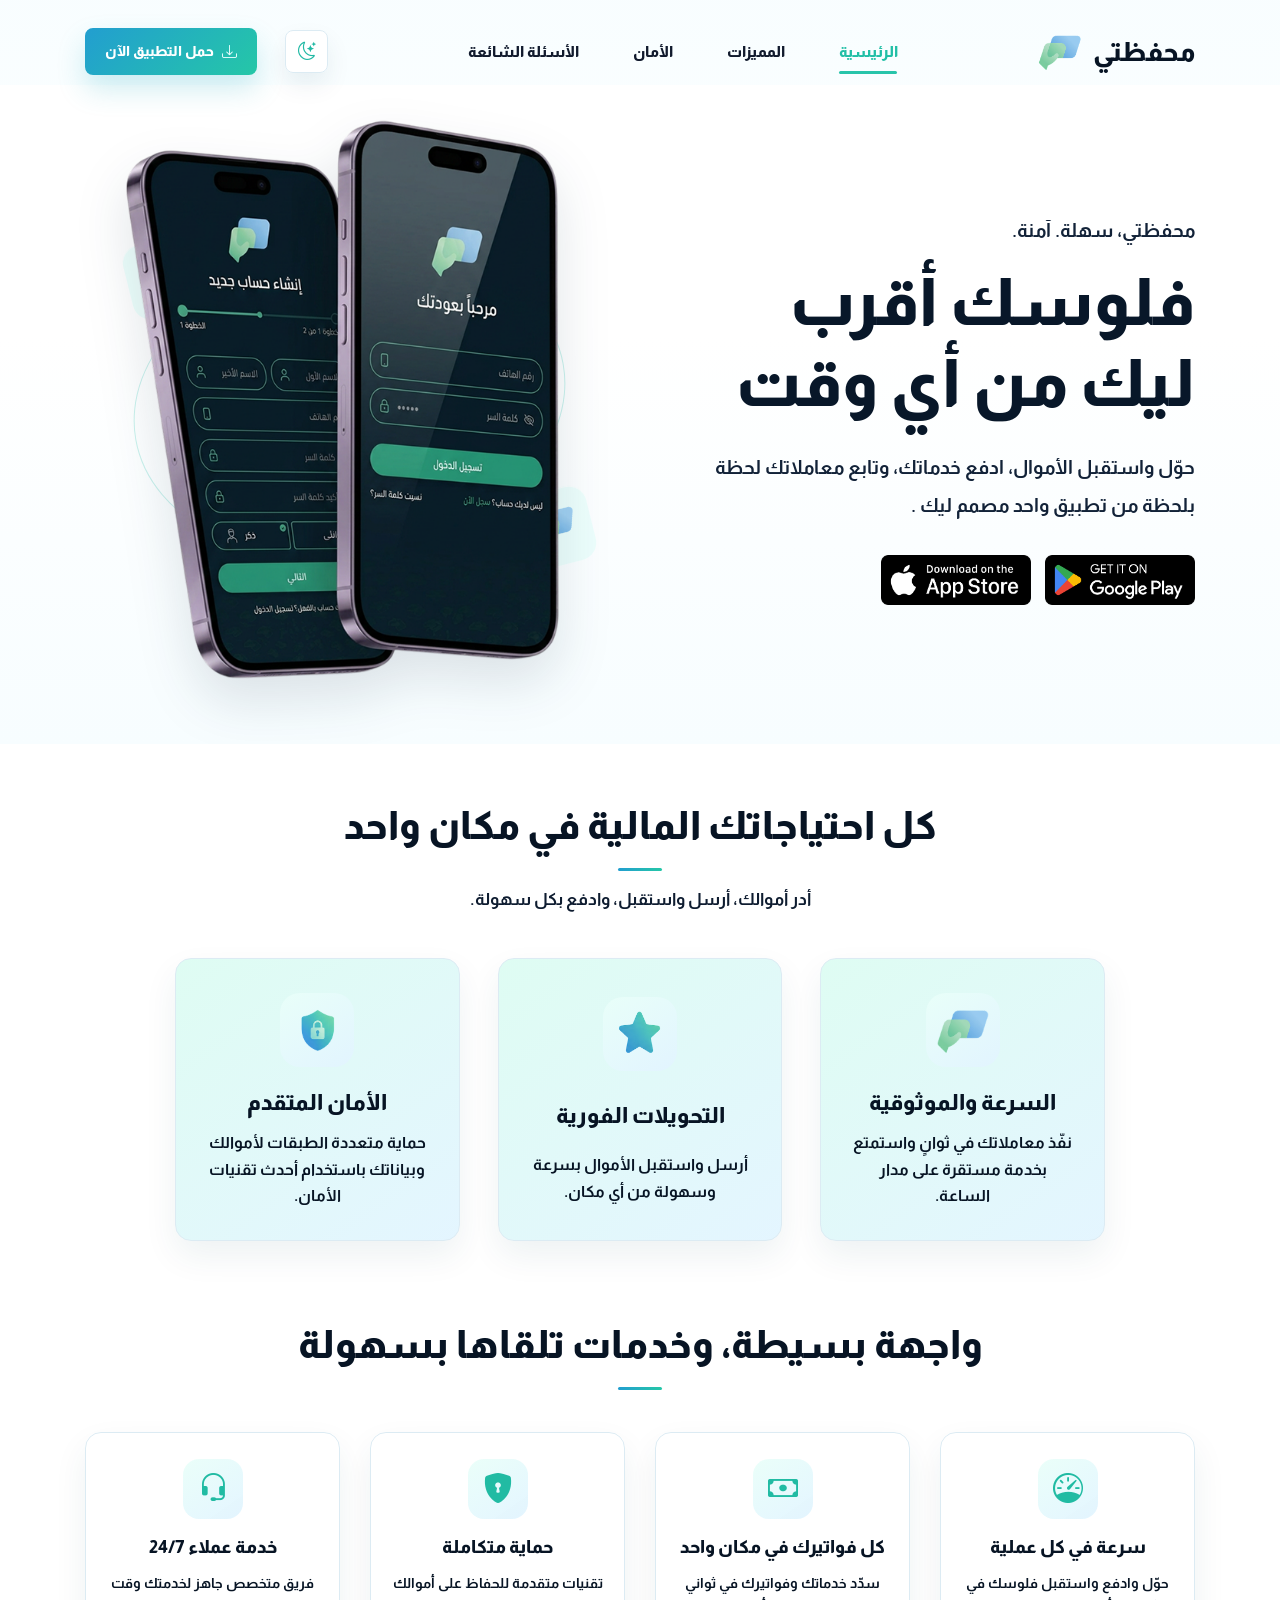
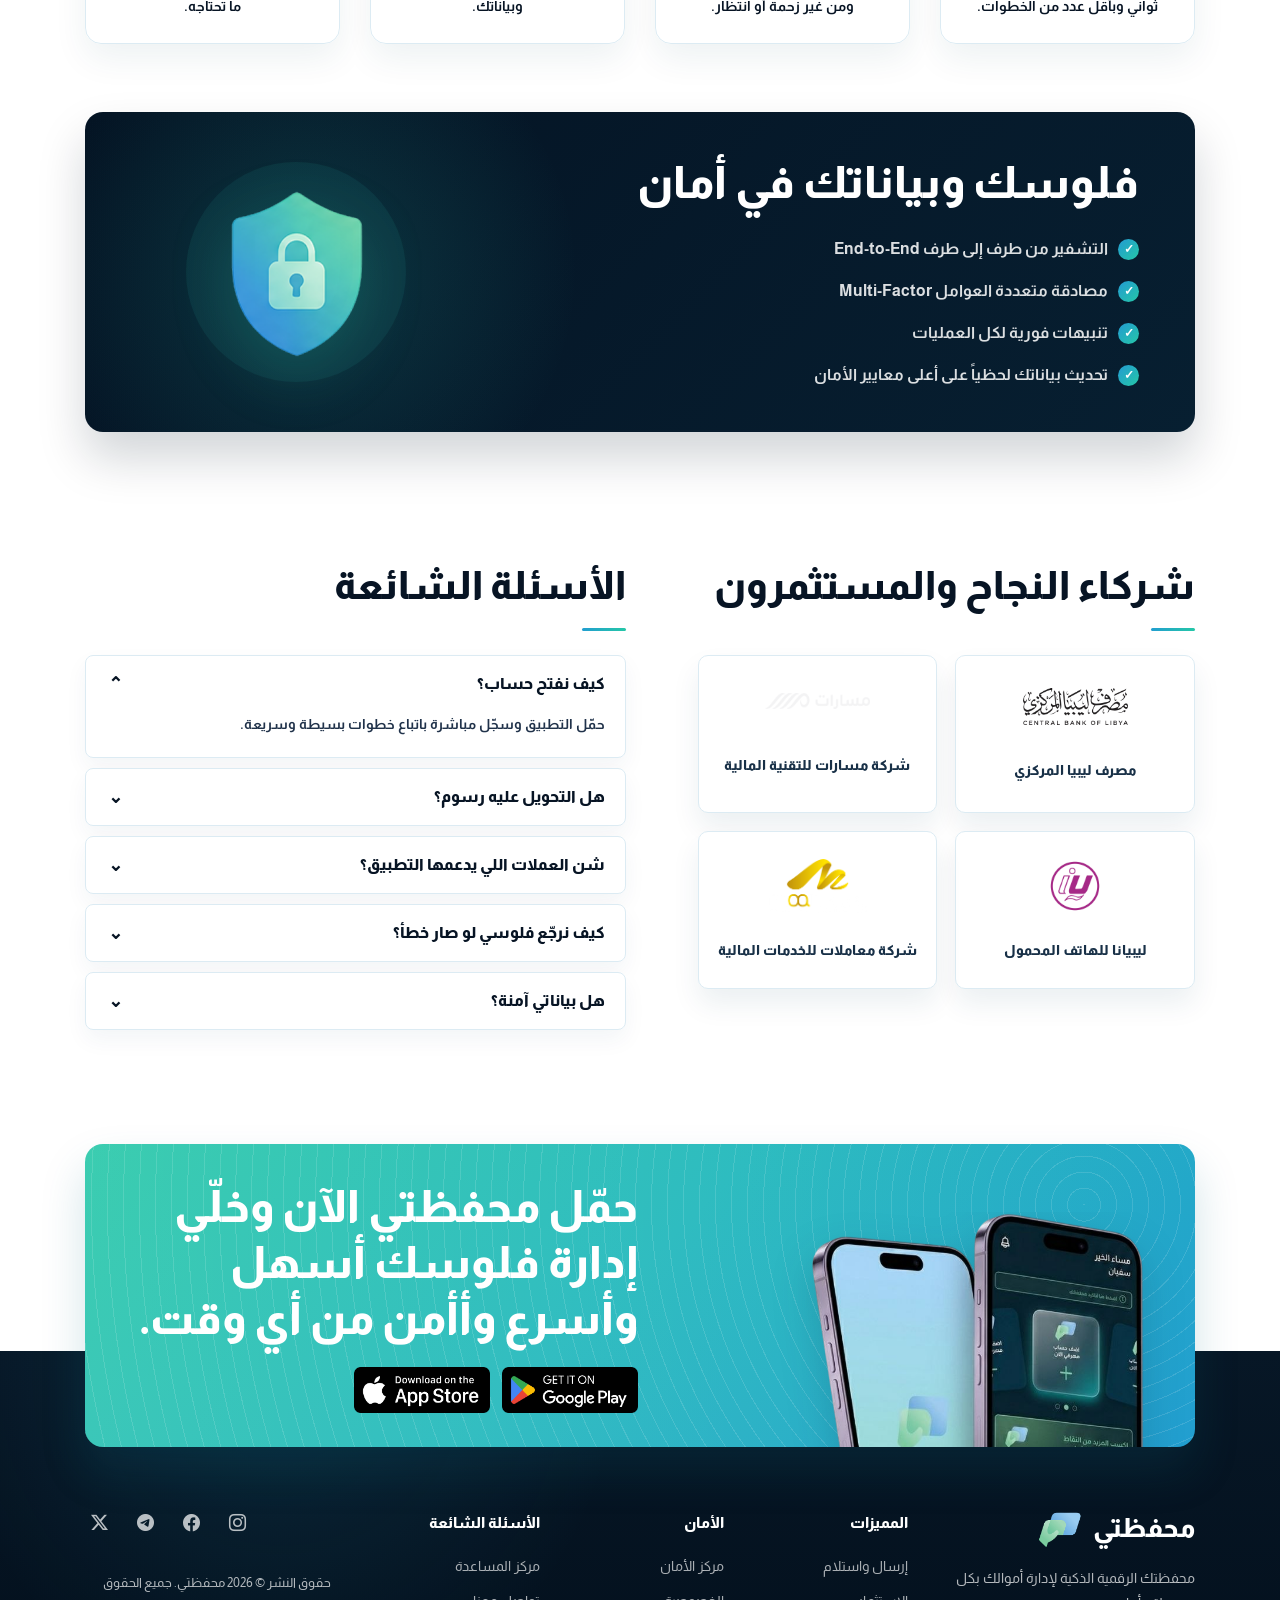
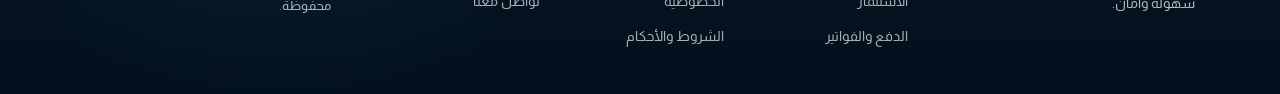
<file: index.html>
<!doctype html>
<html lang="ar" dir="rtl">
  <head>
    <meta charset="UTF-8" />
    <meta name="viewport" content="width=device-width, initial-scale=1.0" />
    <link rel="stylesheet" href="css/main.css" />
    <link rel="shortcut icon" href="favicon.ico" type="image/x-icon" />
    <link
      rel="stylesheet"
      href="https://cdn.jsdelivr.net/npm/bootstrap-icons@1.11.3/font/bootstrap-icons.css"
    />
    <link rel="stylesheet" href="./css/main.css" />
    <title>محفظتي | الصفحة الرئيسية</title>
  </head>
  <body>
    <header class="site-header">
      <nav class="site-nav container" aria-label="التنقل الرئيسي">
        <a class="brand" href="./index.html" aria-label="محفظتي">
          <span>محفظتي</span>
          <img src="./assets/logo.png" alt="" />
        </a>

        <ul class="nav-links">
          <li>
            <a class="active" href="./index.html" aria-current="page"
              >الرئيسية</a
            >
          </li>
          <li><a href="./features.html">المميزات</a></li>
          <li><a href="./security.html">الأمان</a></li>
          <li><a href="./faq.html">الأسئلة الشائعة</a></li>
        </ul>

        <button
          class="theme-toggle"
          type="button"
          data-theme-toggle
          aria-pressed="false"
        >
          <i class="bi bi-moon-stars" data-theme-icon aria-hidden="true"></i>
        </button>

        <a class="nav-download" href="#download"
          ><i class="bi bi-download" aria-hidden="true"></i> حمل التطبيق الآن</a
        >
      </nav>
    </header>

    <main class="home-page">
      <section class="home-hero hero-surface">
        <div class="container hero-grid">
          <div class="hero-copy">
            <p class="hero-kicker">محفظتي، سهلة. آمنة.</p>
            <h1>فلوسك أقرب ليك من أي وقت</h1>
            <p>
              حوّل واستقبل الأموال، ادفع خدماتك، وتابع معاملاتك لحظة بلحظة من
              تطبيق واحد مصمم ليك .
            </p>
            <div class="store-row" aria-label="روابط تحميل التطبيق">
              <a href="https://apps.apple.com/" aria-label="تحميل من App Store">
                <img
                  src="./assets/appStore.png"
                  alt="Download on the App Store"
                />
              </a>
              <a
                href="https://play.google.com/"
                aria-label="تحميل من Google Play"
              >
                <img src="./assets/playStore.png" alt="Get it on Google Play" />
              </a>
            </div>
          </div>

          <div class="phone-stage home-phone-stage" aria-hidden="true">
            <span class="brand-float brand-float-one">
              <img src="./assets/logo.png" alt="" />
            </span>
            <span class="brand-float brand-float-two">
              <img src="./assets/logo.png" alt="" />
            </span>
            <img class="phones-img" src="./assets/mobiles 6.png" alt="" />
          </div>
        </div>
      </section>

      <section class="home-money section-pad">
        <div class="container">
          <div class="section-heading">
            <h2>كل احتياجاتك المالية في مكان واحد</h2>
            <p>أدر أموالك، أرسل واستقبل، وادفع بكل سهولة.</p>
          </div>

          <div class="home-primary-cards">
            <article class="soft-card feature-card">
              <span class="card-icon">
                <img src="./assets/logo.png" alt="" />
              </span>
              <h3>السرعة والموثوقية</h3>
              <p>
                نفّذ معاملاتك في ثوانٍ واستمتع بخدمة مستقرة على مدار الساعة.
              </p>
            </article>

            <article class="soft-card feature-card">
              <span class="card-icon">
                <img src="./assets/star.png" alt="" />
              </span>
              <h3>التحويلات الفورية</h3>
              <p>أرسل واستقبل الأموال بسرعة وسهولة من أي مكان.</p>
            </article>

            <article class="soft-card feature-card">
              <span class="card-icon">
                <img src="./assets/shield.png" alt="" />
              </span>
              <h3>الأمان المتقدم</h3>
              <p>
                حماية متعددة الطبقات لأموالك وبياناتك باستخدام أحدث تقنيات
                الأمان.
              </p>
            </article>
          </div>
        </div>
      </section>

      <section class="home-experience">
        <div class="container">
          <div class="section-heading">
            <h2>واجهة بسيطة، وخدمات تلقاها بسهولة</h2>
          </div>

          <div class="home-small-grid">
            <article class="soft-card compact-card">
              <span class="card-icon small symbol-icon">
                <i class="bi bi-speedometer"></i>
              </span>
              <h3>سرعة في كل عملية</h3>
              <p>حوّل وادفع واستقبل فلوسك في ثواني وبأقل عدد من الخطوات.</p>
            </article>
            <article class="soft-card compact-card">
              <span class="card-icon small symbol-icon"
                ><i class="bi bi-cash"></i
              ></span>
              <h3>كل فواتيرك في مكان واحد</h3>
              <p>سدّد خدماتك وفواتيرك في ثواني ومن غير زحمة أو انتظار.</p>
            </article>
            <article class="soft-card compact-card">
              <span class="card-icon small symbol-icon">
                <i class="bi bi-shield-lock-fill"></i>
              </span>
              <h3>حماية متكاملة</h3>
              <p>تقنيات متقدمة للحفاظ على أموالك وبياناتك.</p>
            </article>
            <article class="soft-card compact-card">
              <span class="card-icon small symbol-icon"
                ><i class="bi bi-headset"></i
              ></span>
              <h3>خدمة عملاء 24/7</h3>
              <p>فريق متخصص جاهز لخدمتك وقت ما تحتاجه.</p>
            </article>
          </div>
        </div>
      </section>

      <section class="home-security-section">
        <div class="container">
          <div class="dark-security-panel">
            <div class="security-panel-copy">
              <h2>فلوسك وبياناتك في أمان</h2>
              <ul class="checked-list">
                <li>التشفير من طرف إلى طرف End-to-End</li>
                <li>مصادقة متعددة العوامل Multi-Factor</li>
                <li>تنبيهات فورية لكل العمليات</li>
                <li>تحديث بياناتك لحظياً على أعلى معايير الأمان</li>
              </ul>
            </div>
            <div class="security-panel-art" aria-hidden="true">
              <img src="./assets/shield.png" alt="" />
            </div>
          </div>
        </div>
      </section>

      <section class="home-proof section-pad">
        <div class="container proof-grid">
          <div class="partners-block">
            <div class="section-heading right-aligned">
              <h2>شركاء النجاح والمستثمرون</h2>
            </div>
            <div class="partners-grid">
              <article class="partner-card">
                <img src="./assets/CBOL.png" alt="مصرف ليبيا المركزي CBOL" />
                <h3>مصرف ليبيا المركزي</h3>
              </article>

              <article class="partner-card">
                <img
                  src="./assets/masarat.png"
                  alt="شركة مسارات للتقنية المالية"
                />
                <h3>شركة مسارات للتقنية المالية</h3>
              </article>

              <article class="partner-card">
                <img src="./assets/libyana.png" alt="ليبيانا للهاتف المحمول" />
                <h3>ليبيانا للهاتف المحمول</h3>
              </article>

              <article class="partner-card">
                <img
                  src="./assets/moamalat.png"
                  alt="شركة معاملات للخدمات المالية"
                />
                <h3>شركة معاملات للخدمات المالية</h3>
              </article>
            </div>
          </div>

          <div class="home-faq-preview">
            <div class="section-heading right-aligned">
              <h2>الأسئلة الشائعة</h2>
            </div>
            <div class="mini-faq-list">
              <details open>
                <summary>كيف نفتح حساب؟</summary>
                <p>حمّل التطبيق وسجّل مباشرة باتباع خطوات بسيطة وسريعة.</p>
              </details>

              <details>
                <summary>هل التحويل عليه رسوم؟</summary>
                <p>أي رسوم (إن وجدت) تظهر لك بوضوح قبل تأكيد العملية.</p>
              </details>

              <details>
                <summary>شن العملات اللي يدعمها التطبيق؟</summary>
                <p>يدعم الحسابات والتحويلات المحلية داخل ليبيا.</p>
              </details>

              <details>
                <summary>كيف نرجّع فلوسي لو صار خطأ؟</summary>
                <p>تقدر تتواصل مع الدعم، ونراجع العملية ونساعدك بأسرع وقت.</p>
              </details>

              <details>
                <summary>هل بياناتي آمنة؟</summary>
                <p>
                  نعم، نستخدم تقنيات حماية وتشفير متقدمة باش نحافظوا على
                  بياناتك.
                </p>
              </details>
            </div>
          </div>
        </div>
      </section>

      <section id="download" class="download-panel">
        <div class="container download-card">
          <div class="download-art" aria-hidden="true">
            <img src="./assets/mobiles.png" alt="" />
          </div>
          <div class="download-copy">
            <h2>
              حمّل محفظتي الآن وخلّي إدارة فلوسك أسهل وأسرع وأأمن من أي وقت.
            </h2>
            <div class="store-row compact">
              <a href="https://apps.apple.com/" aria-label="تحميل من App Store">
                <img
                  src="./assets/appStore.png"
                  alt="Download on the App Store"
                />
              </a>
              <a
                href="https://play.google.com/"
                aria-label="تحميل من Google Play"
              >
                <img src="./assets/playStore.png" alt="Get it on Google Play" />
              </a>
            </div>
          </div>
        </div>
      </section>
    </main>

    <footer class="site-footer footer-overlap">
      <div class="container footer-grid">
        <div class="footer-brand">
          <a class="brand light" href="./index.html" aria-label="محفظتي">
            <span>محفظتي</span>
            <img src="./assets/logo.png" alt="" />
          </a>
          <p>محفظتك الرقمية الذكية لإدارة أموالك بكل سهولة وأمان.</p>
        </div>

        <div class="footer-column">
          <h3>المميزات</h3>
          <a href="./features.html">إرسال واستلام</a>
          <a href="./features.html">الاستثمار</a>
          <a href="./features.html">الدفع والفواتير</a>
        </div>

        <div class="footer-column">
          <h3>الأمان</h3>
          <a href="./security.html">مركز الأمان</a>
          <a href="./security.html">الخصوصية</a>
          <a href="./security.html">الشروط والأحكام</a>
        </div>

        <div class="footer-column">
          <h3>الأسئلة الشائعة</h3>
          <a href="./faq.html">مركز المساعدة</a>
          <a href="./faq.html">تواصل معنا</a>
        </div>

        <div class="footer-social">
          <div class="social-links" aria-label="حسابات التواصل">
            <a href="#" aria-label="Twitter"><i class="bi bi-twitter-x"></i></a>
            <a href="#" aria-label="Telegram"><i class="bi bi-telegram"></i></a>
            <a href="#" aria-label="Facebook"><i class="bi bi-facebook"></i></a>
            <a href="#" aria-label="Instagram"
              ><i class="bi bi-instagram"></i
            ></a>
          </div>
          <p>حقوق النشر © 2026 محفظتي. جميع الحقوق محفوظة.</p>
        </div>
      </div>
    </footer>
    <script src="./js/main.js" defer></script>
  </body>
</html>
</file>
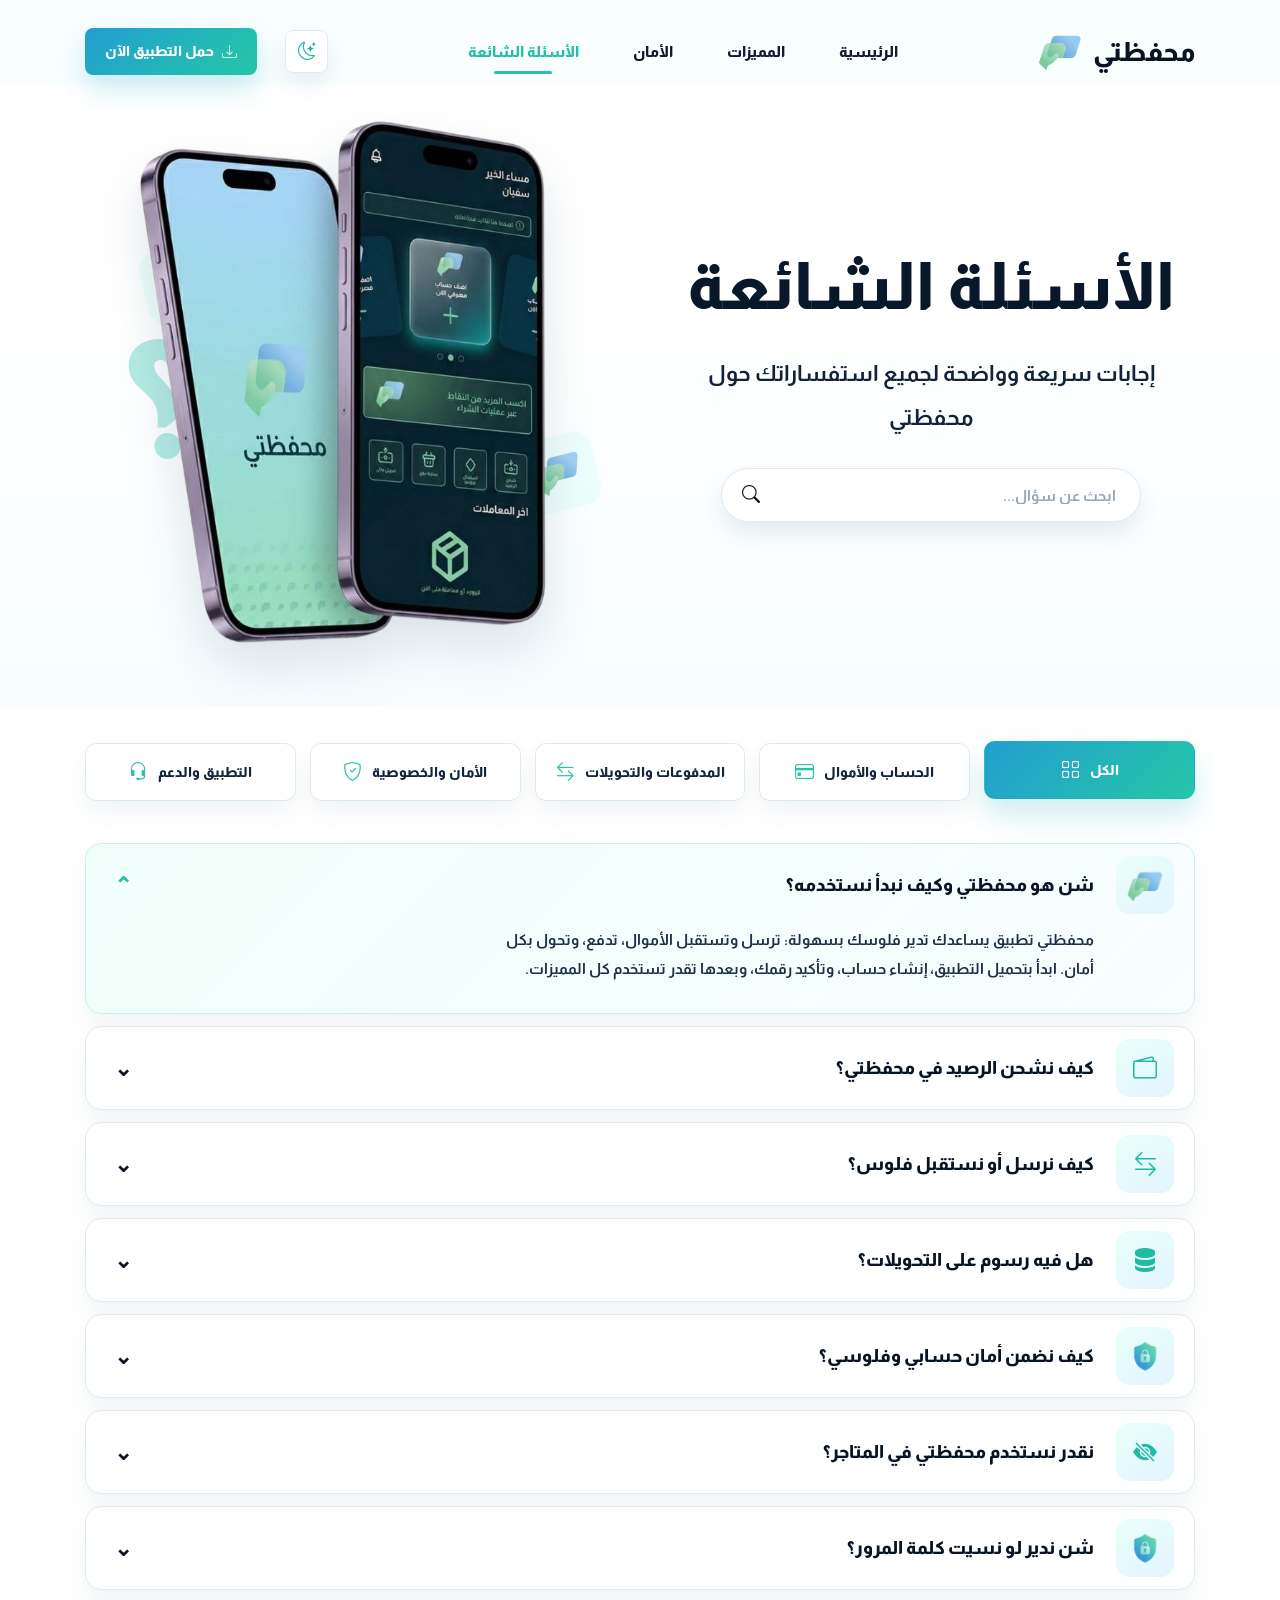
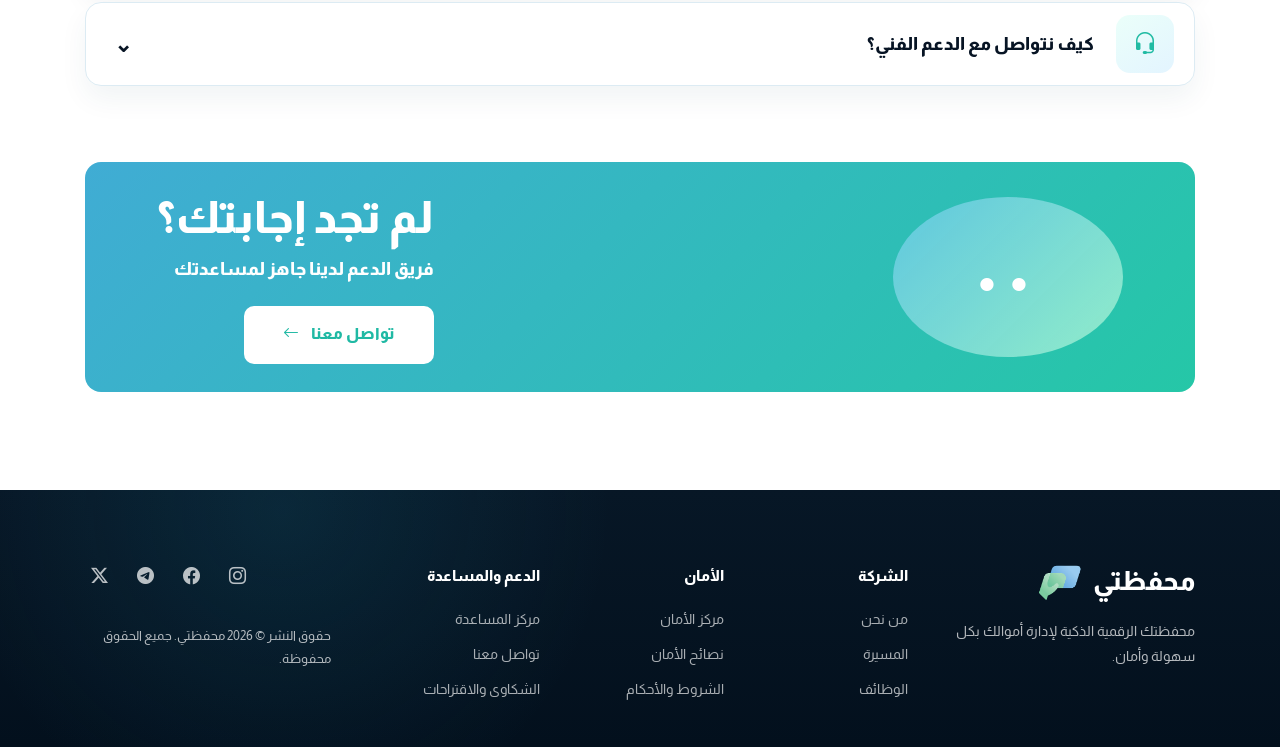
<file: faq.html>
<!doctype html>
<html lang="ar" dir="rtl">
  <head>
    <meta charset="UTF-8" />
    <meta name="viewport" content="width=device-width, initial-scale=1.0" />
    <meta
      name="description"
      content="إجابات سريعة وواضحة لأهم الأسئلة حول تطبيق محفظتي."
    />
    <link rel="shortcut icon" href="favicon.ico" type="image/x-icon" />
    <link
      rel="stylesheet"
      href="https://cdn.jsdelivr.net/npm/bootstrap-icons@1.11.3/font/bootstrap-icons.css"
    />
    <link rel="stylesheet" href="./css/main.css" />
    <title>محفظتي | الأسئلة الشائعة</title>
  </head>
  <body>
    <header class="site-header">
      <nav class="site-nav container" aria-label="التنقل الرئيسي">
        <a class="brand" href="./index.html" aria-label="محفظتي">
          <span>محفظتي</span>
          <img src="./assets/logo.png" alt="" />
        </a>

        <ul class="nav-links">
          <li><a href="./index.html">الرئيسية</a></li>
          <li><a href="./features.html">المميزات</a></li>
          <li><a href="./security.html">الأمان</a></li>
          <li>
            <a class="active" href="./faq.html" aria-current="page"
              >الأسئلة الشائعة</a
            >
          </li>
        </ul>

        <button
          class="theme-toggle"
          type="button"
          data-theme-toggle
          aria-label="تفعيل الوضع الداكن"
          aria-pressed="false"
        >
          <i class="bi bi-moon-stars" data-theme-icon aria-hidden="true"></i>
        </button>

        <a class="nav-download" href="./index.html#download"
          ><i class="bi bi-download" aria-hidden="true"></i> حمل التطبيق الآن</a
        >
      </nav>
    </header>

    <main class="faq-page">
      <section class="faq-hero hero-surface">
        <div class="container hero-grid">
          <div class="faq-hero-copy hero-copy">
            <h1>الأسئلة الشائعة</h1>
            <p>إجابات سريعة وواضحة لجميع استفساراتك حول محفظتي</p>
            <form class="faq-search" action="#" method="get" role="search">
              <label for="faq-search-input">ابحث عن سؤال</label>
              <input
                id="faq-search-input"
                type="search"
                placeholder="ابحث عن سؤال..."
              />
              <button type="submit" aria-label="بحث">
                <i class="bi bi-search" aria-hidden="true"></i>
              </button>
            </form>
          </div>

          <div class="faq-phone-stage" aria-hidden="true">
            <span class="faq-mark">؟</span>
            <span class="brand-float brand-float-one">
              <img src="./assets/logo.png" alt="" />
            </span>
            <span class="brand-float brand-float-two">
              <img src="./assets/logo.png" alt="" />
            </span>
            <img class="phones-img" src="./assets/mobiles.png" alt="" />
          </div>
        </div>
      </section>

      <section class="faq-content section-pad">
        <div class="container">
          <div class="faq-tabs" aria-label="تصنيفات الأسئلة">
            <a class="active" href="#"
              >الكل <span><i class="bi bi-grid"></i></span
            ></a>
            <a href="#"
              >الحساب والأموال <span><i class="bi bi-credit-card"></i></span
            ></a>
            <a href="#"
              >المدفوعات والتحويلات
              <span><i class="bi bi-arrow-left-right"></i></span
            ></a>
            <a href="#"
              >الأمان والخصوصية <span><i class="bi bi-shield-check"></i></span
            ></a>
            <a href="#"
              >التطبيق والدعم <span><i class="bi bi-headset"></i></span
            ></a>
          </div>

          <div class="faq-list">
            <details open>
              <summary>
                <span class="faq-icon">
                  <img src="./assets/logo.png" alt="" />
                </span>
                <strong>شن هو محفظتي وكيف نبدأ نستخدمه؟</strong>
              </summary>
              <p>
                محفظتي تطبيق يساعدك تدير فلوسك بسهولة: ترسل وتستقبل الأموال،
                تدفع، وتحول بكل أمان. ابدأ بتحميل التطبيق، إنشاء حساب، وتأكيد
                رقمك، وبعدها تقدر تستخدم كل المميزات.
              </p>
            </details>

            <details>
              <summary>
                <span class="faq-icon symbol-icon"
                  ><i class="bi bi-wallet2"></i
                ></span>
                <strong>كيف نشحن الرصيد في محفظتي؟</strong>
              </summary>
              <p>
                تقدر تشحن رصيدك عن طريق الحساب البنكي أو وسائل الدفع المتاحة
                داخل التطبيق.
              </p>
            </details>

            <details>
              <summary>
                <span class="faq-icon symbol-icon"
                  ><i class="bi bi-arrow-left-right"></i
                ></span>
                <strong>كيف نرسل أو نستقبل فلوس؟</strong>
              </summary>
              <p>
                اختار الشخص أو الحساب، أدخل المبلغ، وراجع التفاصيل وبعدها أكد
                العملية.
              </p>
            </details>

            <details>
              <summary>
                <span class="faq-icon symbol-icon"
                  ><i class="bi bi-server"></i
                ></span>
                <strong>هل فيه رسوم على التحويلات؟</strong>
              </summary>
              <p>أي رسوم (لو وجدت) تظهر لك بوضوح قبل ما تأكد العملية.</p>
            </details>

            <details>
              <summary>
                <span class="faq-icon">
                  <img src="./assets/shield.png" alt="" />
                </span>
                <strong>كيف نضمن أمان حسابي وفلوسي؟</strong>
              </summary>
              <p>
                نستخدم التشفير، التحقق بخطوتين، والتنبيهات الفورية باش نحافظوا
                على أمان حسابك.
              </p>
            </details>

            <details>
              <summary>
                <span class="faq-icon symbol-icon"
                  ><i class="bi bi-eye-slash-fill"></i
                ></span>
                <strong>نقدر نستخدم محفظتي في المتاجر؟</strong>
              </summary>
              <p>
                نعم، تقدر تدفع عبر المحفظة في الجهات والمتاجر اللي تدعم الخدمة.
              </p>
            </details>

            <details>
              <summary>
                <span class="faq-icon">
                  <img src="./assets/shield.png" alt="" />
                </span>
                <strong>شن ندير لو نسيت كلمة المرور؟</strong>
              </summary>
              <p>
                استخدم خيار استرجاع كلمة المرور واتبع خطوات التحقق باش ترجع
                لحسابك بأمان.
              </p>
            </details>

            <details>
              <summary>
                <span class="faq-icon symbol-icon"
                  ><i class="bi bi-headset"></i
                ></span>
                <strong>كيف نتواصل مع الدعم الفني؟</strong>
              </summary>
              <p>
                تقدر تتواصل مع الدعم من داخل التطبيق أو عبر صفحة المساعدة في أي
                وقت.
              </p>
            </details>
          </div>
          <p class="faq-empty" data-faq-empty>لا توجد نتائج مطابقة.</p>
        </div>
      </section>

      <section class="faq-support">
        <div class="container support-banner">
          <div class="support-art" aria-hidden="true">
            <span>••</span>
          </div>
          <div>
            <h2>لم تجد إجابتك؟</h2>
            <p>فريق الدعم لدينا جاهز لمساعدتك</p>
            <a href="#" class="support-button"
              >تواصل معنا <span><i class="bi bi-arrow-left"></i></span
            ></a>
          </div>
        </div>
      </section>
    </main>

    <footer class="site-footer">
      <div class="container footer-grid">
        <div class="footer-brand">
          <a class="brand light" href="./index.html" aria-label="محفظتي">
            <span>محفظتي</span>
            <img src="./assets/logo.png" alt="" />
          </a>
          <p>محفظتك الرقمية الذكية لإدارة أموالك بكل سهولة وأمان.</p>
        </div>
        <div class="footer-column">
          <h3>الشركة</h3>
          <a href="#">من نحن</a>
          <a href="#">المسيرة</a>
          <a href="#">الوظائف</a>
        </div>
        <div class="footer-column">
          <h3>الأمان</h3>
          <a href="./security.html">مركز الأمان</a>
          <a href="./security.html">نصائح الأمان</a>
          <a href="./security.html">الشروط والأحكام</a>
        </div>
        <div class="footer-column">
          <h3>الدعم والمساعدة</h3>
          <a href="./faq.html">مركز المساعدة</a>
          <a href="./faq.html">تواصل معنا</a>
          <a href="./faq.html">الشكاوى والاقتراحات</a>
        </div>
        <div class="footer-social">
          <div class="social-links" aria-label="حسابات التواصل">
            <a href="#" aria-label="Twitter"><i class="bi bi-twitter-x"></i></a>
            <a href="#" aria-label="Telegram"><i class="bi bi-telegram"></i></a>
            <a href="#" aria-label="Facebook"><i class="bi bi-facebook"></i></a>
            <a href="#" aria-label="Instagram"
              ><i class="bi bi-instagram"></i
            ></a>
          </div>
          <p>حقوق النشر © 2026 محفظتي. جميع الحقوق محفوظة.</p>
        </div>
      </div>
    </footer>
    <script src="./js/main.js" defer></script>
  </body>
</html>
</file>
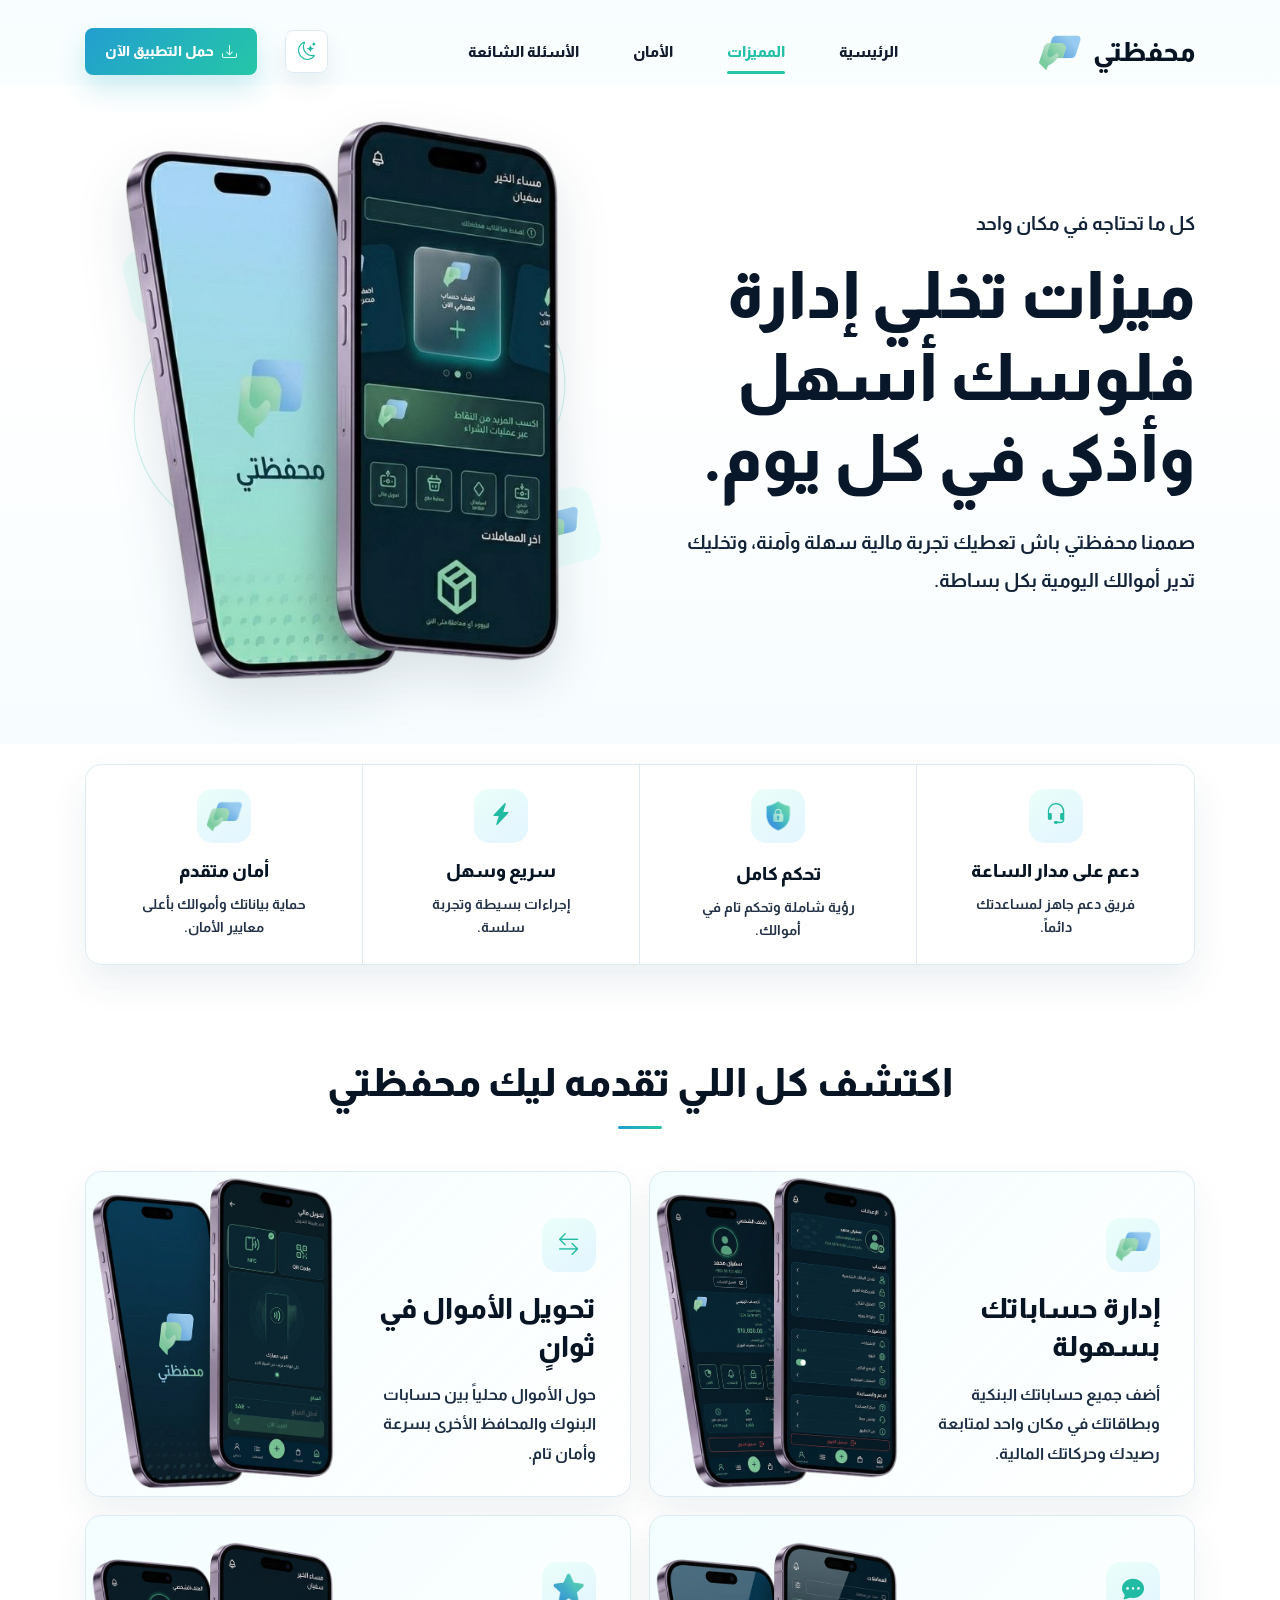
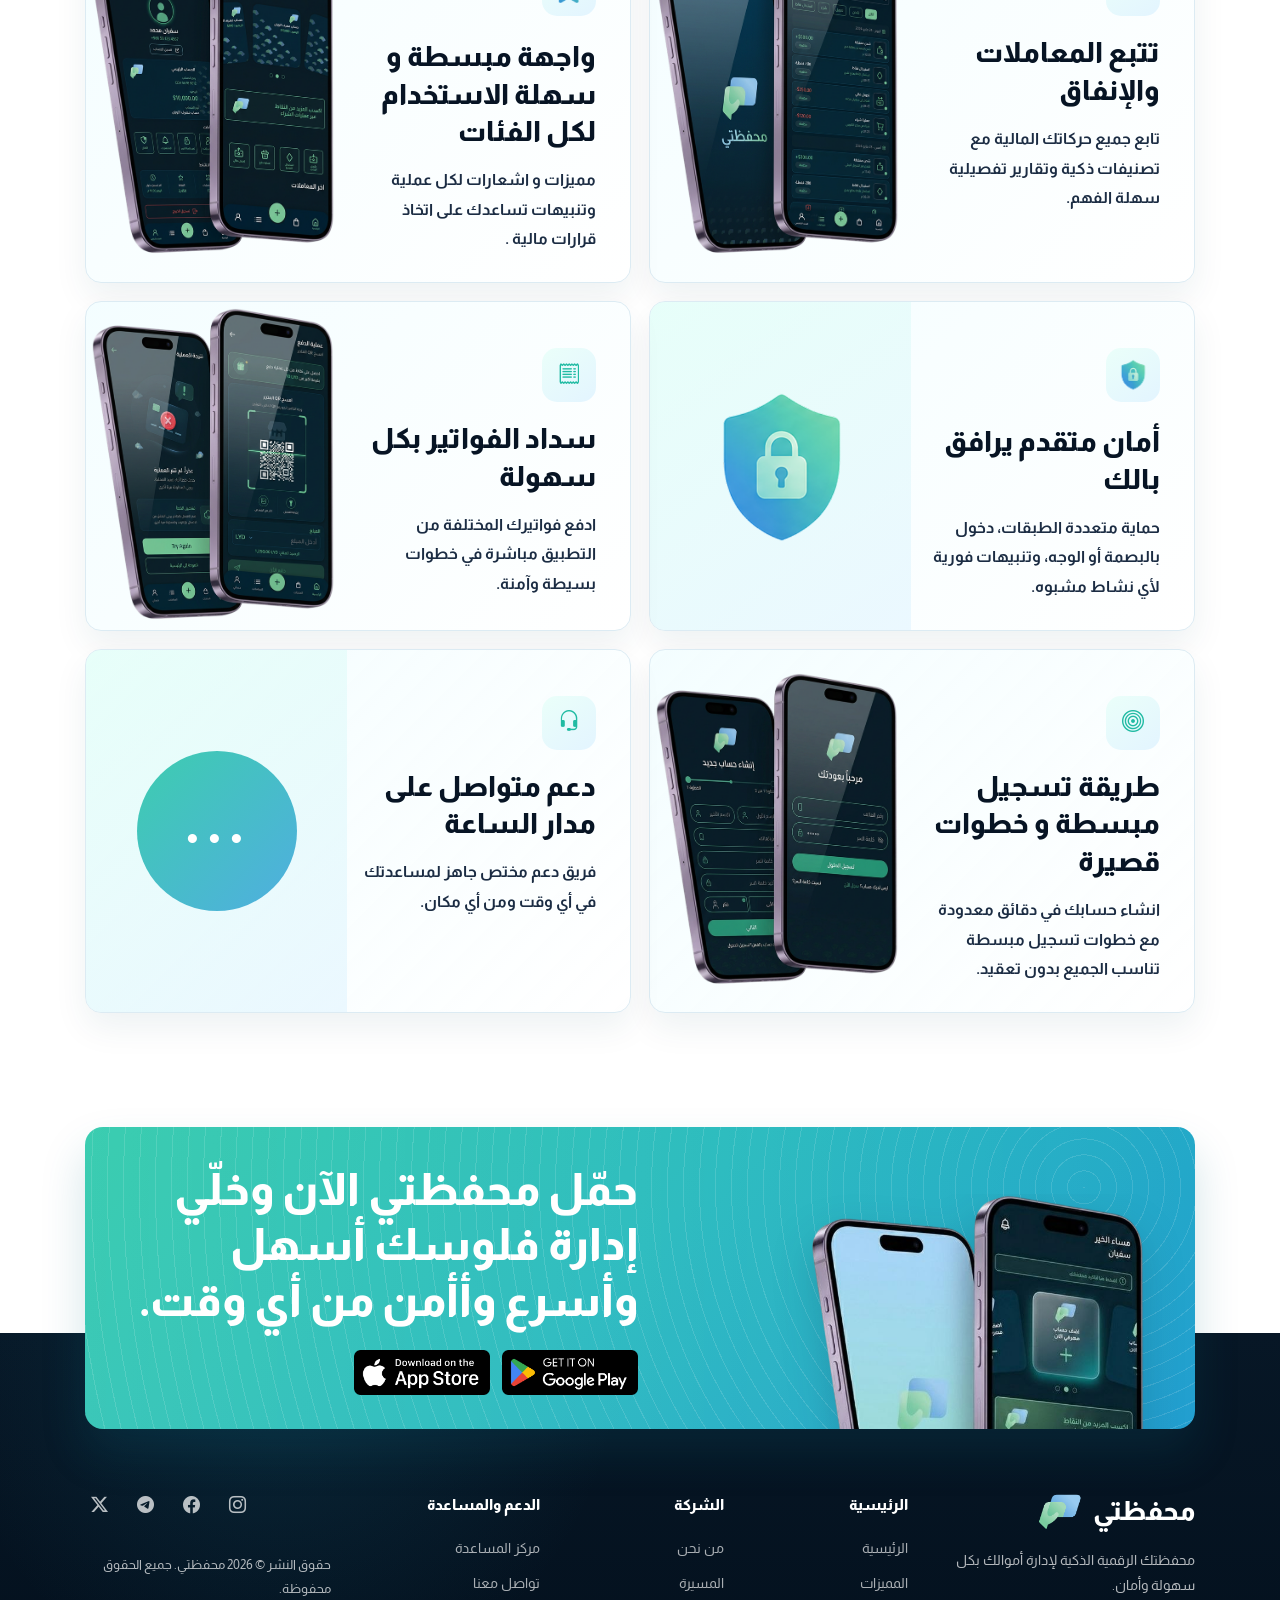
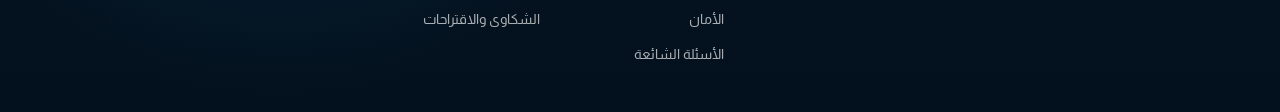
<file: features.html>
<!doctype html>
<html lang="ar" dir="rtl">
  <head>
    <meta charset="UTF-8" />
    <meta name="viewport" content="width=device-width, initial-scale=1.0" />
    <meta
      name="description"
      content="تعرف على مميزات تطبيق محفظتي لإدارة الأموال والتحويلات والفواتير."
    />
    <link rel="shortcut icon" href="favicon.ico" type="image/x-icon" />
    <link
      rel="stylesheet"
      href="https://cdn.jsdelivr.net/npm/bootstrap-icons@1.11.3/font/bootstrap-icons.css"
    />
    <link rel="stylesheet" href="./css/main.css" />
    <title>محفظتي | المميزات</title>
  </head>
  <body>
    <header class="site-header">
      <nav class="site-nav container" aria-label="التنقل الرئيسي">
        <a class="brand" href="./index.html" aria-label="محفظتي">
          <span>محفظتي</span>
          <img src="./assets/logo.png" alt="" />
        </a>

        <ul class="nav-links">
          <li><a href="./index.html">الرئيسية</a></li>
          <li>
            <a class="active" href="./features.html" aria-current="page"
              >المميزات</a
            >
          </li>
          <li><a href="./security.html">الأمان</a></li>
          <li><a href="./faq.html">الأسئلة الشائعة</a></li>
        </ul>

        <button
          class="theme-toggle"
          type="button"
          data-theme-toggle
          aria-label="تفعيل الوضع الداكن"
          aria-pressed="false"
        >
          <i class="bi bi-moon-stars" data-theme-icon aria-hidden="true"></i>
        </button>

        <a class="nav-download" href="#download"
          ><i class="bi bi-download" aria-hidden="true"></i> حمل التطبيق الآن</a
        >
      </nav>
    </header>

    <main class="features-page">
      <section class="features-hero hero-surface">
        <div class="container hero-grid">
          <div class="hero-copy">
            <p class="hero-kicker">كل ما تحتاجه في مكان واحد</p>
            <h1>ميزات تخلي إدارة فلوسك أسهل وأذكى في كل يوم.</h1>
            <p>
              صممنا محفظتي باش تعطيك تجربة مالية سهلة وآمنة، وتخليك تدير أموالك
              اليومية بكل بساطة.
            </p>
          </div>

          <div class="phone-stage features-phone-stage" aria-hidden="true">
            <span class="brand-float brand-float-one">
              <img src="./assets/logo.png" alt="" />
            </span>
            <span class="brand-float brand-float-two">
              <img src="./assets/logo.png" alt="" />
            </span>
            <img class="phones-img" src="./assets/mobiles.png" alt="" />
          </div>
        </div>
      </section>

      <section class="features-summary">
        <div class="container">
          <div class="summary-strip">
            <article>
              <span class="card-icon tiny symbol-icon"
                ><i class="bi bi-headset"></i
              ></span>
              <h3>دعم على مدار الساعة</h3>
              <p>فريق دعم جاهز لمساعدتك دائماً.</p>
            </article>
            <article>
              <span class="card-icon tiny">
                <img src="./assets/shield.png" alt="" />
              </span>
              <h3>تحكم كامل</h3>
              <p>رؤية شاملة وتحكم تام في أموالك.</p>
            </article>
            <article>
              <span class="card-icon tiny symbol-icon"
                ><i class="bi bi-lightning-charge-fill"></i
              ></span>
              <h3>سريع وسهل</h3>
              <p>إجراءات بسيطة وتجربة سلسة.</p>
            </article>
            <article>
              <span class="card-icon tiny">
                <img src="./assets/logo.png" alt="" />
              </span>
              <h3>أمان متقدم</h3>
              <p>حماية بياناتك وأموالك بأعلى معايير الأمان.</p>
            </article>
          </div>
        </div>
      </section>

      <section class="features-showcase section-pad">
        <div class="container">
          <div class="section-heading">
            <h2>اكتشف كل اللي تقدمه ليك محفظتي</h2>
          </div>

          <div class="feature-showcase-grid">
            <article class="feature-tile soft-card">
              <div class="tile-copy">
                <span class="card-icon tiny">
                  <img src="./assets/logo.png" alt="" />
                </span>
                <h3>إدارة حساباتك بسهولة</h3>
                <p>
                  أضف جميع حساباتك البنكية وبطاقاتك في مكان واحد لمتابعة رصيدك
                  وحركاتك المالية.
                </p>
              </div>
              <div class="tile-phone" aria-hidden="true">
                <img src="./assets/mobiles 4.png" alt="" />
              </div>
            </article>

            <article class="feature-tile soft-card">
              <div class="tile-copy">
                <span class="card-icon tiny symbol-icon"
                  ><i class="bi bi-arrow-left-right"></i
                ></span>
                <h3>تحويل الأموال في ثوانٍ</h3>
                <p>
                  حول الأموال محلياً بين حسابات البنوك والمحافظ الأخرى بسرعة
                  وأمان تام.
                </p>
              </div>
              <div class="tile-phone" aria-hidden="true">
                <img src="./assets/mobiles 2.png" alt="" />
              </div>
            </article>

            <article class="feature-tile soft-card">
              <div class="tile-copy">
                <span class="card-icon tiny symbol-icon"
                  ><i class="bi bi-chat-dots-fill"></i
                ></span>
                <h3>تتبع المعاملات والإنفاق</h3>
                <p>
                  تابع جميع حركاتك المالية مع تصنيفات ذكية وتقارير تفصيلية سهلة
                  الفهم.
                </p>
              </div>
              <div class="tile-phone" aria-hidden="true">
                <img src="./assets/mobiles 5.png" alt="" />
              </div>
            </article>

            <article class="feature-tile soft-card">
              <div class="tile-copy">
                <span class="card-icon tiny">
                  <img src="./assets/star.png" alt="" />
                </span>
                <h3>واجهة مبسطة و سهلة الاستخدام لكل الفئات</h3>
                <p>
                  مميزات و اشعارات لكل عملية وتنبيهات تساعدك على اتخاذ قرارات
                  مالية .
                </p>
              </div>
              <div class="tile-phone" aria-hidden="true">
                <img src="./assets/mobiles 7.png" alt="" />
              </div>
            </article>

            <article class="feature-tile soft-card">
              <div class="tile-copy">
                <span class="card-icon tiny">
                  <img src="./assets/shield.png" alt="" />
                </span>
                <h3>أمان متقدم يرافق بالك</h3>
                <p>
                  حماية متعددة الطبقات، دخول بالبصمة أو الوجه، وتنبيهات فورية
                  لأي نشاط مشبوه.
                </p>
              </div>
              <div class="tile-illustration" aria-hidden="true">
                <img src="./assets/shield.png" alt="" />
              </div>
            </article>

            <article class="feature-tile soft-card">
              <div class="tile-copy">
                <span class="card-icon tiny symbol-icon"
                  ><i class="bi bi-receipt"></i
                ></span>
                <h3>سداد الفواتير بكل سهولة</h3>
                <p>
                  ادفع فواتيرك المختلفة من التطبيق مباشرة في خطوات بسيطة وآمنة.
                </p>
              </div>
              <div class="tile-phone" aria-hidden="true">
                <img src="./assets/mobiles 3.png" alt="" />
              </div>
            </article>

            <article class="feature-tile soft-card">
              <div class="tile-copy">
                <span class="card-icon tiny symbol-icon"
                  ><i class="bi bi-bullseye"></i
                ></span>
                <h3>طريقة تسجيل مبسطة و خطوات قصيرة</h3>
                <p>
                  انشاء حسابك في دقائق معدودة مع خطوات تسجيل مبسطة تناسب الجميع
                  بدون تعقيد.
                </p>
              </div>
              <div class="tile-phone" aria-hidden="true">
                <img src="./assets/mobiles 6.png" alt="" />
              </div>
            </article>

            <article class="feature-tile soft-card">
              <div class="tile-copy">
                <span class="card-icon tiny symbol-icon"
                  ><i class="bi bi-headset"></i
                ></span>
                <h3>دعم متواصل على مدار الساعة</h3>
                <p>فريق دعم مختص جاهز لمساعدتك في أي وقت ومن أي مكان.</p>
              </div>
              <div class="tile-support" aria-hidden="true">
                <span>•••</span>
              </div>
            </article>
          </div>
        </div>
      </section>

      <section id="download" class="download-panel">
        <div class="container download-card">
          <div class="download-art" aria-hidden="true">
            <img src="./assets/mobiles.png" alt="" />
          </div>
          <div class="download-copy">
            <h2>
              حمّل محفظتي الآن وخلّي إدارة فلوسك أسهل وأسرع وأأمن من أي وقت.
            </h2>
            <div class="store-row compact">
              <a href="https://apps.apple.com/" aria-label="تحميل من App Store">
                <img
                  src="./assets/appStore.png"
                  alt="Download on the App Store"
                />
              </a>
              <a
                href="https://play.google.com/"
                aria-label="تحميل من Google Play"
              >
                <img src="./assets/playStore.png" alt="Get it on Google Play" />
              </a>
            </div>
          </div>
        </div>
      </section>
    </main>

    <footer class="site-footer footer-overlap">
      <div class="container footer-grid">
        <div class="footer-brand">
          <a class="brand light" href="./index.html" aria-label="محفظتي">
            <span>محفظتي</span>
            <img src="./assets/logo.png" alt="" />
          </a>
          <p>محفظتك الرقمية الذكية لإدارة أموالك بكل سهولة وأمان.</p>
        </div>
        <div class="footer-column">
          <h3>الرئيسية</h3>
          <a href="./index.html">الرئيسية</a>
          <a href="./features.html">المميزات</a>
        </div>
        <div class="footer-column">
          <h3>الشركة</h3>
          <a href="#">من نحن</a>
          <a href="#">المسيرة</a>
          <a href="./security.html">الأمان</a>
          <a href="./faq.html">الأسئلة الشائعة</a>
        </div>
        <div class="footer-column">
          <h3>الدعم والمساعدة</h3>
          <a href="./faq.html">مركز المساعدة</a>
          <a href="./faq.html">تواصل معنا</a>
          <a href="./faq.html">الشكاوى والاقتراحات</a>
        </div>
        <div class="footer-social">
          <div class="social-links" aria-label="حسابات التواصل">
            <a href="#" aria-label="Twitter"><i class="bi bi-twitter-x"></i></a>
            <a href="#" aria-label="Telegram"><i class="bi bi-telegram"></i></a>
            <a href="#" aria-label="Facebook"><i class="bi bi-facebook"></i></a>
            <a href="#" aria-label="Instagram"
              ><i class="bi bi-instagram"></i
            ></a>
          </div>
          <p>حقوق النشر © 2026 محفظتي. جميع الحقوق محفوظة.</p>
        </div>
      </div>
    </footer>
    <script src="./js/main.js" defer></script>
  </body>
</html>
</file>
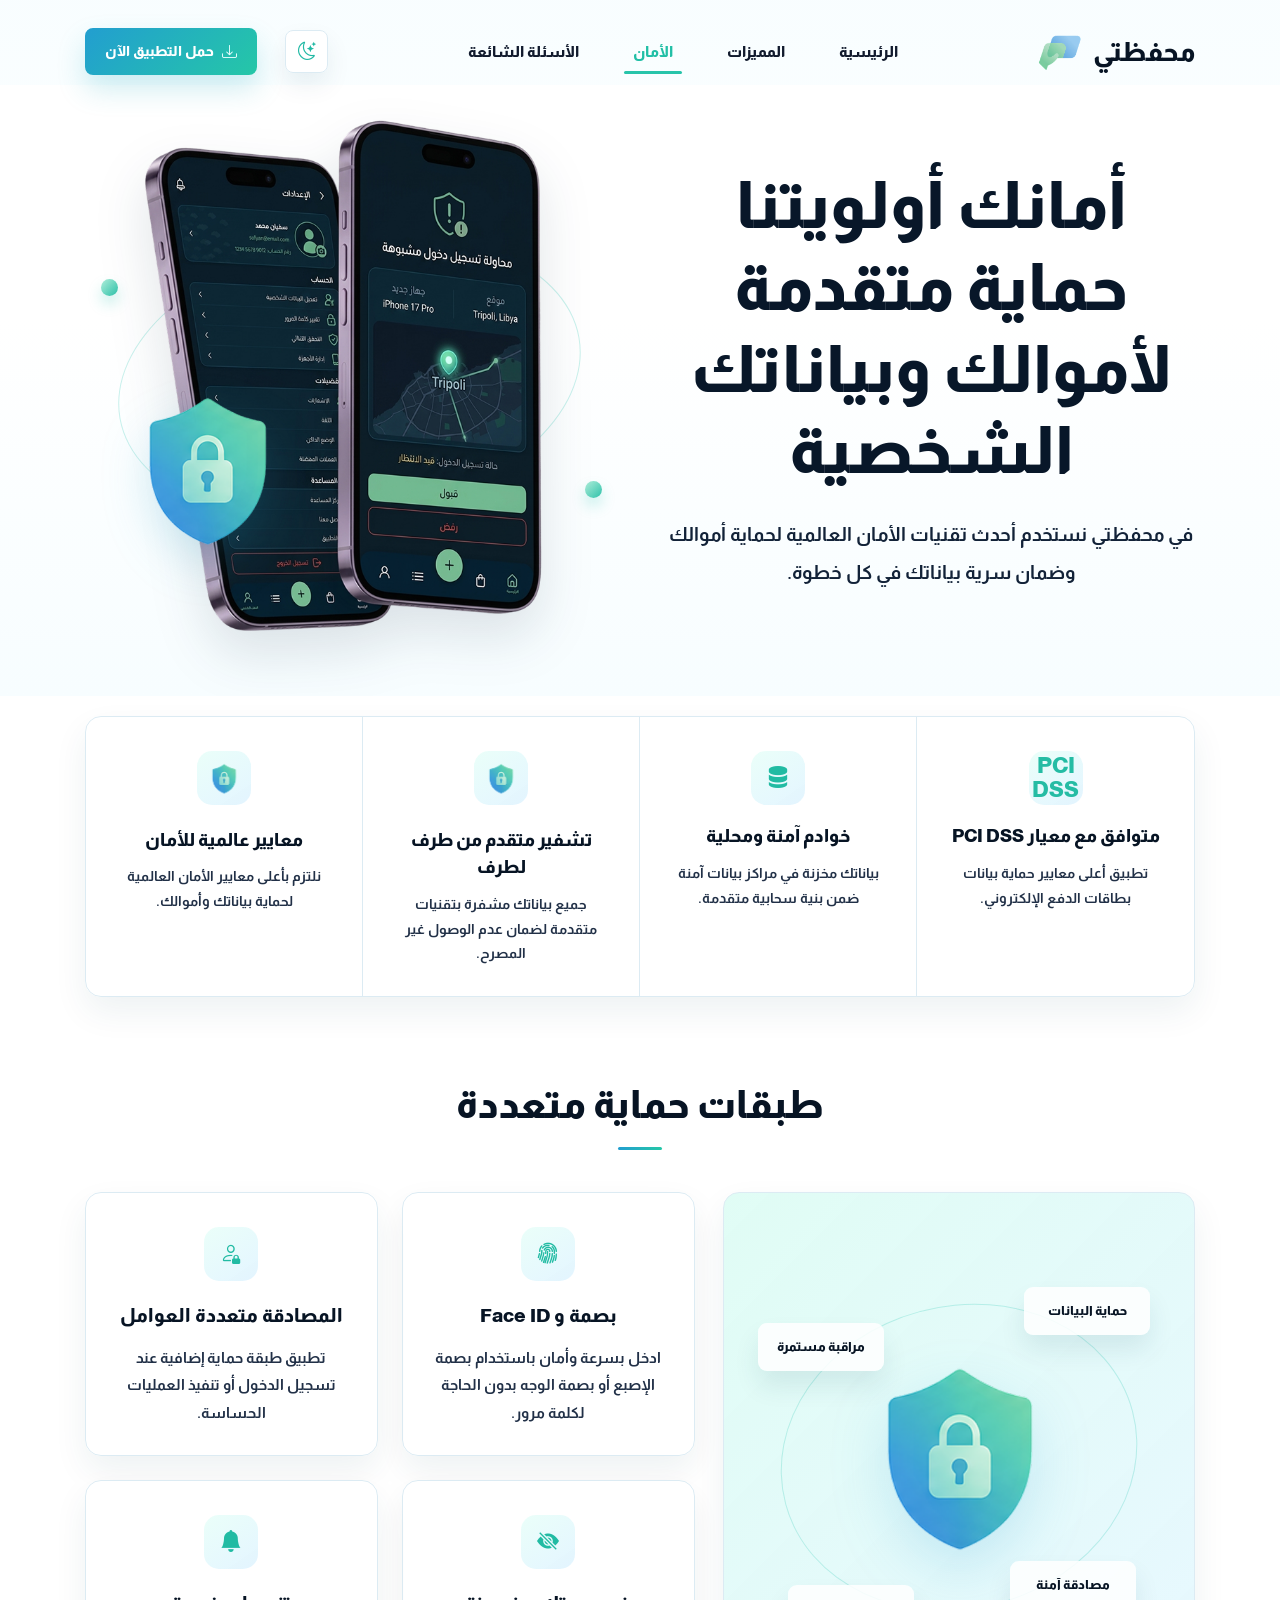
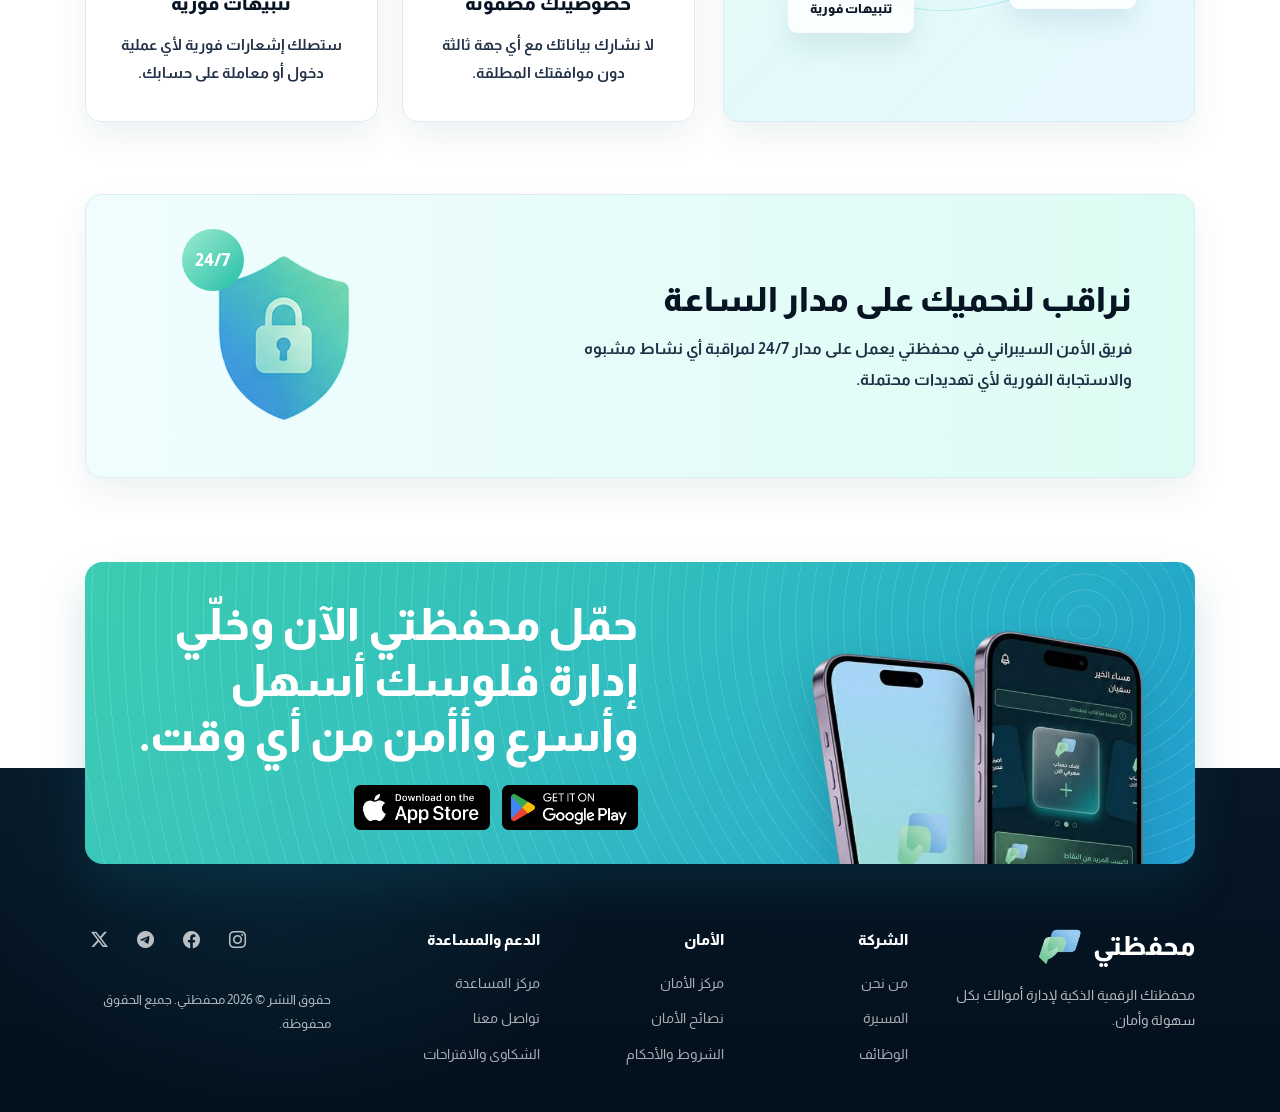
<file: security.html>
<!doctype html>
<html lang="ar" dir="rtl">
  <head>
    <meta charset="UTF-8" />
    <meta name="viewport" content="width=device-width, initial-scale=1.0" />
    <meta
      name="description"
      content="تعرف على طبقات الحماية ومعايير الأمان في تطبيق محفظتي."
    />
    <link rel="shortcut icon" href="favicon.ico" type="image/x-icon" />
    <link
      rel="stylesheet"
      href="https://cdn.jsdelivr.net/npm/bootstrap-icons@1.11.3/font/bootstrap-icons.css"
    />
    <link rel="stylesheet" href="./css/main.css" />
    <title>محفظتي | الأمان</title>
  </head>
  <body>
    <header class="site-header">
      <nav class="site-nav container" aria-label="التنقل الرئيسي">
        <a class="brand" href="./index.html" aria-label="محفظتي">
          <span>محفظتي</span>
          <img src="./assets/logo.png" alt="" />
        </a>

        <ul class="nav-links">
          <li><a href="./index.html">الرئيسية</a></li>
          <li><a href="./features.html">المميزات</a></li>
          <li>
            <a class="active" href="./security.html" aria-current="page"
              >الأمان</a
            >
          </li>
          <li><a href="./faq.html">الأسئلة الشائعة</a></li>
        </ul>

        <button
          class="theme-toggle"
          type="button"
          data-theme-toggle
          aria-label="تفعيل الوضع الداكن"
          aria-pressed="false"
        >
          <i class="bi bi-moon-stars" data-theme-icon aria-hidden="true"></i>
        </button>

        <a class="nav-download" href="#download"
          ><i class="bi bi-download" aria-hidden="true"></i> حمل التطبيق الآن</a
        >
      </nav>
    </header>

    <main class="security-page">
      <section class="security-hero hero-surface">
        <div class="container hero-grid">
          <div class="hero-copy">
            <h1>أمانك أولويتنا حماية متقدمة لأموالك وبياناتك الشخصية</h1>
            <p>
              في محفظتي نستخدم أحدث تقنيات الأمان العالمية لحماية أموالك وضمان
              سرية بياناتك في كل خطوة.
            </p>
          </div>

          <div class="security-hero-art" aria-hidden="true">
            <span class="orbit-dot dot-one"></span>
            <span class="orbit-dot dot-two"></span>
            <img class="phones-img" src="./assets/mobile 99.png" alt="" />
            <img class="hero-shield" src="./assets/shield.png" alt="" />
          </div>
        </div>
      </section>

      <section class="trust-section">
        <div class="container">
          <div class="trust-strip soft-card">
            <article>
              <span class="card-icon tiny">PCI<br />DSS</span>
              <h3>متوافق مع معيار PCI DSS</h3>
              <p>تطبيق أعلى معايير حماية بيانات بطاقات الدفع الإلكتروني.</p>
            </article>
            <article>
              <span class="card-icon tiny symbol-icon"
                ><i class="bi bi-server"></i
              ></span>
              <h3>خوادم آمنة ومحلية</h3>
              <p>بياناتك مخزنة في مراكز بيانات آمنة ضمن بنية سحابية متقدمة.</p>
            </article>
            <article>
              <span class="card-icon tiny">
                <img src="./assets/shield.png" alt="" />
              </span>
              <h3>تشفير متقدم من طرف لطرف</h3>
              <p>
                جميع بياناتك مشفرة بتقنيات متقدمة لضمان عدم الوصول غير المصرح.
              </p>
            </article>
            <article>
              <span class="card-icon tiny">
                <img src="./assets/shield.png" alt="" />
              </span>
              <h3>معايير عالمية للأمان</h3>
              <p>نلتزم بأعلى معايير الأمان العالمية لحماية بياناتك وأموالك.</p>
            </article>
          </div>
        </div>
      </section>

      <section class="layers-section section-pad">
        <div class="container">
          <div class="section-heading">
            <h2>طبقات حماية متعددة</h2>
          </div>

          <div class="layers-grid">
            <div class="layer-visual soft-card" aria-hidden="true">
              <img src="./assets/shield.png" alt="" />
              <span class="tag tag-one">حماية البيانات</span>
              <span class="tag tag-two">مراقبة مستمرة</span>
              <span class="tag tag-three">مصادقة آمنة</span>
              <span class="tag tag-four">تنبيهات فورية</span>
            </div>

            <div class="layer-cards">
              <article class="soft-card protection-card">
                <span class="card-icon tiny symbol-icon"
                  ><i class="bi bi-fingerprint"></i
                ></span>
                <h3>بصمة و Face ID</h3>
                <p>
                  ادخل بسرعة وأمان باستخدام بصمة الإصبع أو بصمة الوجه بدون
                  الحاجة لكلمة مرور.
                </p>
              </article>
              <article class="soft-card protection-card">
                <span class="card-icon tiny symbol-icon"
                  ><i class="bi bi-person-lock"></i
                ></span>
                <h3>المصادقة متعددة العوامل</h3>
                <p>
                  تطبيق طبقة حماية إضافية عند تسجيل الدخول أو تنفيذ العمليات
                  الحساسة.
                </p>
              </article>
              <article class="soft-card protection-card">
                <span class="card-icon tiny symbol-icon"
                  ><i class="bi bi-eye-slash-fill"></i
                ></span>
                <h3>خصوصيتك مضمونة</h3>
                <p>لا نشارك بياناتك مع أي جهة ثالثة دون موافقتك المطلقة.</p>
              </article>
              <article class="soft-card protection-card">
                <span class="card-icon tiny symbol-icon"
                  ><i class="bi bi-bell-fill"></i
                ></span>
                <h3>تنبيهات فورية</h3>
                <p>ستصلك إشعارات فورية لأي عملية دخول أو معاملة على حسابك.</p>
              </article>
            </div>
          </div>
        </div>
      </section>

      <section class="watch-section">
        <div class="container">
          <div class="watch-banner soft-card">
            <div>
              <h2>نراقب لنحميك على مدار الساعة</h2>
              <p>
                فريق الأمن السيبراني في محفظتي يعمل على مدار 24/7 لمراقبة أي
                نشاط مشبوه والاستجابة الفورية لأي تهديدات محتملة.
              </p>
            </div>
            <div class="watch-art" aria-hidden="true">
              <img src="./assets/shield.png" alt="" />
              <span>24/7</span>
            </div>
          </div>
        </div>
      </section>

      <section id="download" class="download-panel">
        <div class="container download-card">
          <div class="download-art" aria-hidden="true">
            <img src="./assets/mobiles.png" alt="" />
          </div>
          <div class="download-copy">
            <h2>
              حمّل محفظتي الآن وخلّي إدارة فلوسك أسهل وأسرع وأأمن من أي وقت.
            </h2>
            <div class="store-row compact">
              <a href="https://apps.apple.com/" aria-label="تحميل من App Store">
                <img
                  src="./assets/appStore.png"
                  alt="Download on the App Store"
                />
              </a>
              <a
                href="https://play.google.com/"
                aria-label="تحميل من Google Play"
              >
                <img src="./assets/playStore.png" alt="Get it on Google Play" />
              </a>
            </div>
          </div>
        </div>
      </section>
    </main>

    <footer class="site-footer footer-overlap">
      <div class="container footer-grid">
        <div class="footer-brand">
          <a class="brand light" href="./index.html" aria-label="محفظتي">
            <span>محفظتي</span>
            <img src="./assets/logo.png" alt="" />
          </a>
          <p>محفظتك الرقمية الذكية لإدارة أموالك بكل سهولة وأمان.</p>
        </div>
        <div class="footer-column">
          <h3>الشركة</h3>
          <a href="#">من نحن</a>
          <a href="#">المسيرة</a>
          <a href="#">الوظائف</a>
        </div>
        <div class="footer-column">
          <h3>الأمان</h3>
          <a href="./security.html">مركز الأمان</a>
          <a href="./security.html">نصائح الأمان</a>
          <a href="./security.html">الشروط والأحكام</a>
        </div>
        <div class="footer-column">
          <h3>الدعم والمساعدة</h3>
          <a href="./faq.html">مركز المساعدة</a>
          <a href="./faq.html">تواصل معنا</a>
          <a href="./faq.html">الشكاوى والاقتراحات</a>
        </div>
        <div class="footer-social">
          <div class="social-links" aria-label="حسابات التواصل">
            <a href="#" aria-label="Twitter"><i class="bi bi-twitter-x"></i></a>
            <a href="#" aria-label="Telegram"><i class="bi bi-telegram"></i></a>
            <a href="#" aria-label="Facebook"><i class="bi bi-facebook"></i></a>
            <a href="#" aria-label="Instagram"
              ><i class="bi bi-instagram"></i
            ></a>
          </div>
          <p>حقوق النشر © 2026 محفظتي. جميع الحقوق محفوظة.</p>
        </div>
      </div>
    </footer>
    <script src="./js/main.js" defer></script>
  </body>
</html>
</file>
<file: css/main.css>
@import url("https://fonts.googleapis.com/css2?family=Almarai:wght@300;400;700;800&display=swap");
@import url("./base.css");
@import url("./home.css");
@import url("./features.css");
@import url("./security.css");
@import url("./faq.css");
@import url("./theme.css");
</file>
